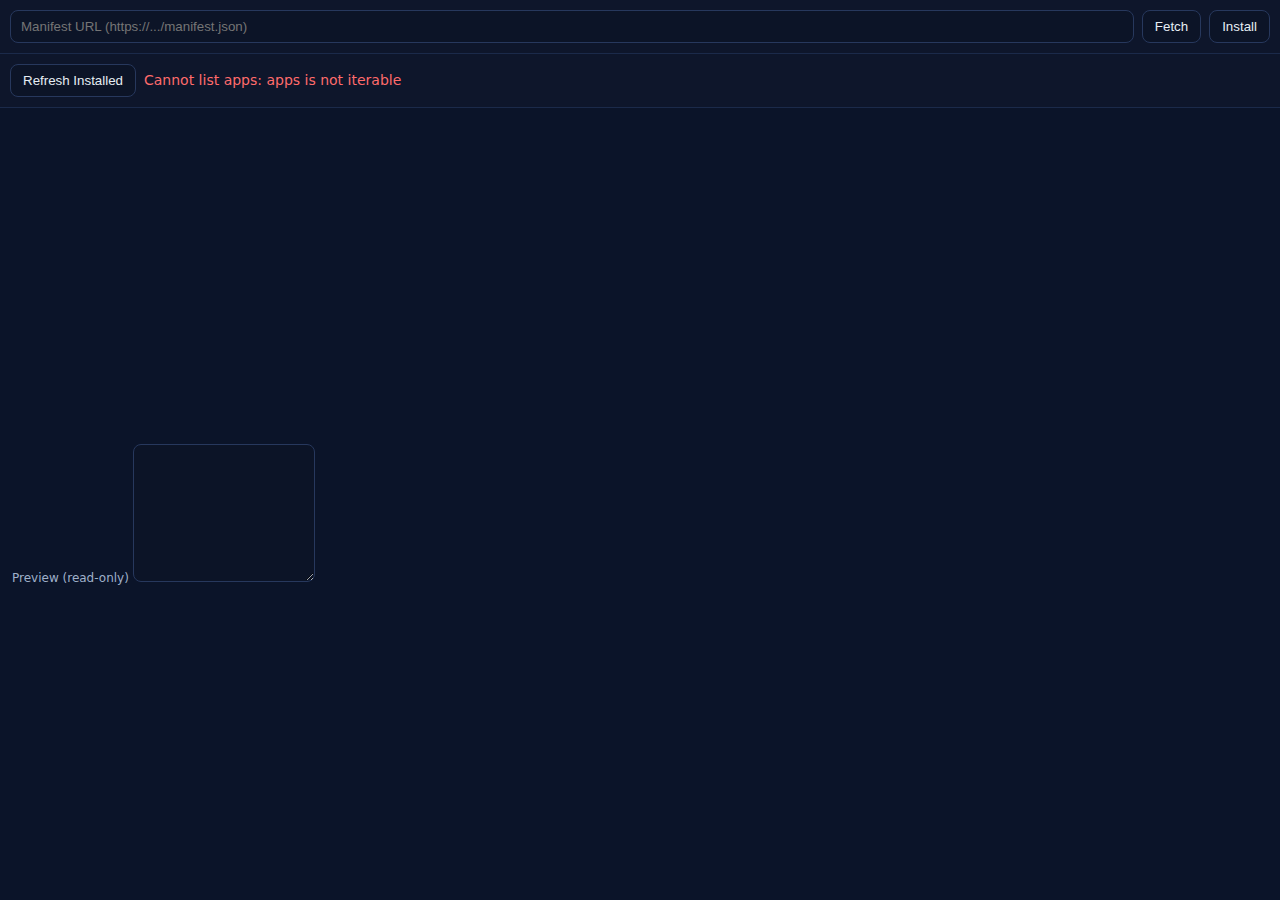
<file: webOS/apps/appstore/index.html>
<!-- /apps/appstore/index.html -->
<!doctype html>
<html lang="en">
<head>
  <meta charset="utf-8"/>
  <meta name="viewport" content="width=device-width,initial-scale=1"/>
  <title>App Store</title>
  <style>
    :root { color-scheme: dark; }
    html,body { height: 100%; }
    body { margin: 0; background:#0b1429; color:#e6edf3; font:14px/1.4 system-ui,-apple-system,Segoe UI,Roboto,Ubuntu; display:grid; grid-template-rows:auto auto 1fr; }
    header, .actions { display:flex; gap:8px; padding:10px; border-bottom:1px solid #1b2a4a; background:#0e162b; align-items:center; }
    input[type="url"], textarea { flex:1; min-width: 160px; padding:8px 10px; background:#0c1427; border:1px solid #27385d; border-radius:8px; color:#e6edf3; }
    button { padding:8px 12px; border-radius:8px; border:1px solid #27385d; background:#0c1427; color:#e6edf3; cursor:pointer; }
    main { display:grid; grid-template-columns: 1fr; min-height: 0; }
    .grid { display:grid; grid-template-columns: repeat(auto-fill,minmax(240px,1fr)); gap:12px; padding:12px; overflow:auto; }
    .card { border:1px solid #223255; border-radius:12px; padding:12px; background:#0c1324; display:grid; gap:8px; }
    .row { display:flex; gap:8px; align-items:center; }
    .row img { width:24px; height:24px; }
    .muted { color:#9fb0c9; font-size:12px; }
    .ok { color:#2bd4bd; }
    .err { color:#ff6b6b; }
    .badge { font-size:11px; color:#cbd5e1; background:#1a284a; border:1px solid #2a3e6e; padding:2px 6px; border-radius:999px; }
    textarea { height: 120px; font: 12px/1.4 ui-monospace,SFMono-Regular,Consolas,Menlo,monospace; }
  </style>
</head>
<body>
  <header>
    <input id="url" type="url" placeholder="Manifest URL (https://.../manifest.json)" />
    <button id="fetch">Fetch</button>
    <button id="install" disabled>Install</button>
  </header>

  <div class="actions">
    <button id="refresh">Refresh Installed</button>
    <span id="status" class="muted">Ready</span>
  </div>

  <main>
    <div class="grid" id="installed"></div>
    <div style="padding:12px;">
      <label class="muted">Preview (read-only)</label>
      <textarea id="preview" readonly></textarea>
    </div>
  </main>

  <script>
    function osCall(method, params) {
      return new Promise((resolve, reject) => {
        const id = crypto.randomUUID();
        const handler = (ev) => {
          const msg = ev.data;
          if (!msg || msg.type !== 'OS_RPC' || msg.id !== id) return;
          window.removeEventListener('message', handler);
          if (msg.error) reject(msg.error); else resolve(msg.result);
        };
        window.addEventListener('message', handler);
        window.parent.postMessage({ type:'OS_RPC', id, method, params, role:'app->os' }, '*');
        setTimeout(() => { window.removeEventListener('message', handler); reject({code:'ETIMEDOUT'}); }, 7000);
      });
    }

    const el = {
      url: document.getElementById('url'),
      fetchBtn: document.getElementById('fetch'),
      installBtn: document.getElementById('install'),
      refreshBtn: document.getElementById('refresh'),
      installed: document.getElementById('installed'),
      status: document.getElementById('status'),
      preview: document.getElementById('preview'),
    };

    let currentManifest = null;

    function setStatus(text, cls='muted') {
      el.status.className = cls; el.status.textContent = text;
    }

    function validateManifest(m) {
      const req = ['id','name','icon','entryUrl','permissions'];
      for (const k of req) if (!m || !(k in m)) throw new Error(`Missing "${k}"`);
      if (!Array.isArray(m.permissions)) throw new Error('"permissions" must be array');
    }

    async function fetchManifest() {
      const url = el.url.value.trim();
      if (!url) return setStatus('Enter a manifest URL', 'err');
      try {
        setStatus('Fetching manifest…');
        const res = await fetch(url, { cache: 'no-store' });
        if (!res.ok) throw new Error('HTTP '+res.status);
        const m = await res.json();
        validateManifest(m);
        currentManifest = m;
        el.preview.value = JSON.stringify(m, null, 2);
        el.installBtn.disabled = false;
        setStatus('Manifest ready', 'ok');
      } catch (e) {
        currentManifest = null;
        el.preview.value = '';
        el.installBtn.disabled = true;
        setStatus('Fetch failed: '+ (e.message || e.code || e), 'err');
      }
    }

    async function installCurrent() {
      if (!currentManifest) return;
      try {
        await osCall('registry.install', { manifest: currentManifest });
        setStatus('Installed "'+currentManifest.name+'"', 'ok');
        await loadInstalled();
      } catch (e) {
        setStatus('Install failed: ' + (e.message || e.code || e), 'err');
      }
    }

    function renderInstalled(apps) {
      el.installed.innerHTML = '';
      for (const app of apps) {
        const card = document.createElement('div');
        card.className = 'card';
        card.innerHTML = `
          <div class="row">
            <img alt="" src="${app.icon}"/>
            <strong>${app.name}</strong>
            ${app._builtin ? '<span class="badge">builtin</span>' : ''}
          </div>
          <div class="muted">${app.description || ''}</div>
          <div class="row">
            <span class="muted">id:</span><code>${app.id}</code>
          </div>
          <div class="row" style="gap:6px; flex-wrap: wrap;">
            ${(app.permissions||[]).map(p=>`<span class="badge">${p}</span>`).join('')}
          </div>
          <div class="row" style="justify-content: space-between;">
            <button data-launch>Launch</button>
            ${app._builtin ? '' : '<button data-uninstall>Uninstall</button>'}
          </div>
        `;
        card.querySelector('[data-launch]').onclick = () => window.parent.postMessage({ type:'LAUNCH', appId: app.id }, '*');
        if (!app._builtin) {
          card.querySelector('[data-uninstall]').onclick = async () => {
            try {
              await osCall('registry.uninstall', { appId: app.id });
              setStatus('Uninstalled "'+app.name+'"', 'ok');
              await loadInstalled();
            } catch (e) {
              setStatus('Uninstall failed: ' + (e.message || e.code || e), 'err');
            }
          };
        }
        el.installed.appendChild(card);
      }
    }

    async function loadInstalled() {
      try {
        const apps = await osCall('registry.list');
        renderInstalled(apps);
      } catch (e) {
        setStatus('Cannot list apps: ' + (e.message || e.code || e), 'err');
      }
    }

    // allow quick launch from within store
    window.addEventListener('message', (ev) => {
      const msg = ev.data;
      if (msg && msg.type === 'OS_LAUNCH') {
        // reserved for future
      }
    });

    el.fetchBtn.onclick = fetchManifest;
    el.installBtn.onclick = installCurrent;
    el.refreshBtn.onclick = loadInstalled;

    (async () => { await loadInstalled(); })();
  </script>
</body>
</html>
</file>
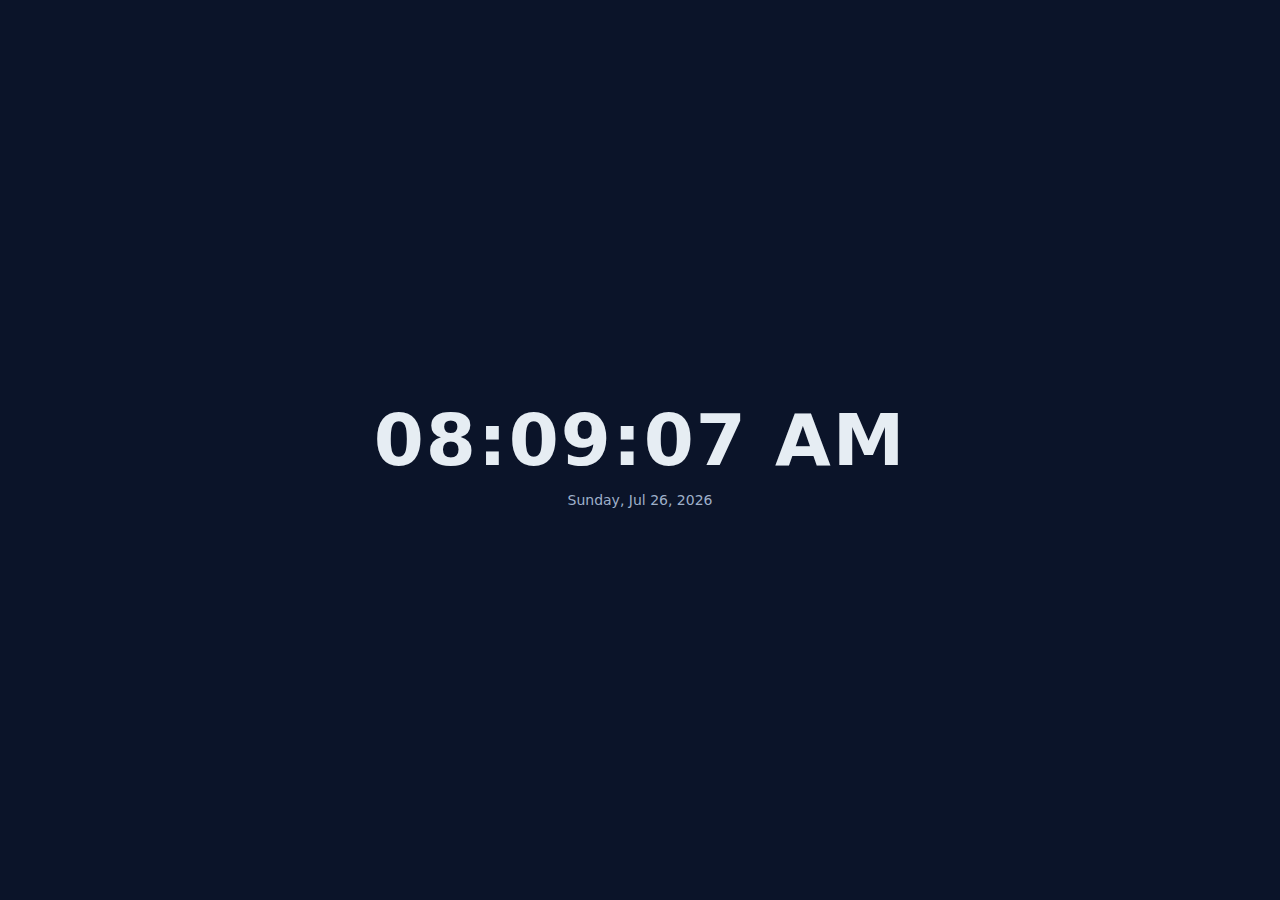
<file: webOS/apps/clock/index.html>
<!-- /apps/clock/index.html -->
<!doctype html>
<html lang="en">
<head>
  <meta charset="utf-8"/>
  <meta name="viewport" content="width=device-width,initial-scale=1"/>
  <title>Clock</title>
  <style>
    :root { color-scheme: dark; }
    html,body { height: 100%; }
    body { margin: 0; display: grid; place-content: center; background: #0b1429; color: #e6edf3; font: 14px/1.4 system-ui, -apple-system, Segoe UI, Roboto, Ubuntu; }
    .clock { font-size: 72px; font-weight: 800; letter-spacing: 2px; }
    .date { text-align: center; color: #9fb0c9; }
  </style>
</head>
<body>
  <div class="clock" id="time">--:--</div>
  <div class="date" id="date">--</div>
  <script>
    const time = document.getElementById('time');
    const date = document.getElementById('date');
    function tick() {
      const d = new Date();
      time.textContent = d.toLocaleTimeString([], { hour: '2-digit', minute: '2-digit', second: '2-digit' });
      date.textContent = d.toLocaleDateString([], { weekday:'long', month:'short', day:'numeric', year:'numeric' });
    }
    setInterval(tick, 250); tick();
  </script>
</body>
</html>
</file>
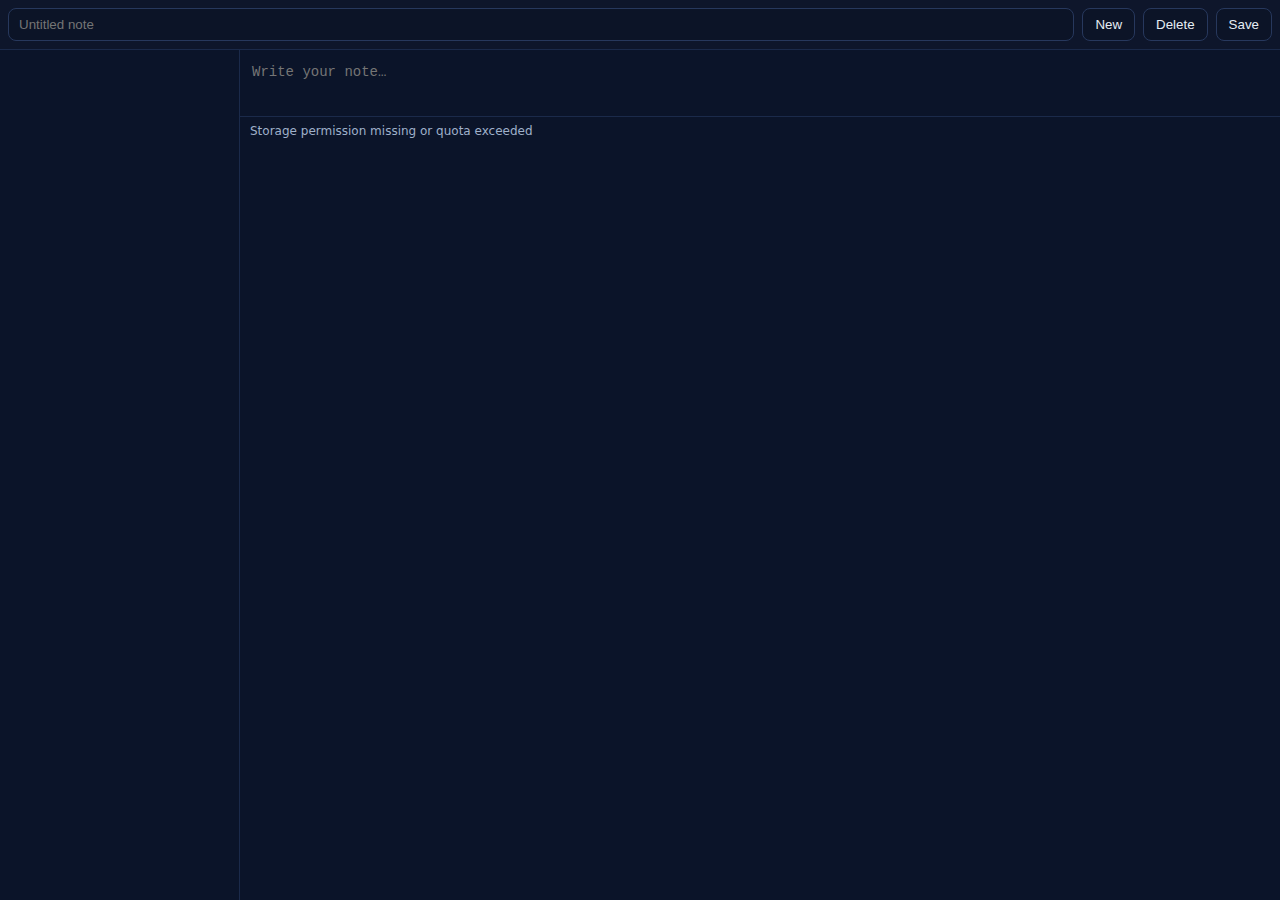
<file: webOS/apps/notes/index.html>
<!-- /apps/notes/index.html -->
<!doctype html>
<html lang="en">
<head>
  <meta charset="utf-8"/>
  <meta name="viewport" content="width=device-width,initial-scale=1"/>
  <title>Notes</title>
  <style>
    :root { color-scheme: dark; }
    html,body { height: 100%; }
    body { margin: 0; background:#0b1429; color:#e6edf3; font:14px/1.4 system-ui,-apple-system,Segoe UI,Roboto,Ubuntu; display:grid; grid-template-rows:auto 1fr; }
    header { display:flex; gap:8px; padding:8px; border-bottom:1px solid #1b2a4a; background:#0e162b; }
    header input { flex:1; min-width: 120px; padding:8px 10px; background:#0c1427; border:1px solid #27385d; border-radius:8px; color:#e6edf3; }
    header button { padding:8px 12px; border-radius:8px; border:1px solid #27385d; background:#0c1427; color:#e6edf3; cursor:pointer; }
    main { display:grid; grid-template-columns: 240px 1fr; min-height: 0; }
    .list { border-right:1px solid #1b2a4a; overflow:auto; }
    .list-item { padding:10px 12px; border-bottom:1px solid #142243; cursor:pointer; }
    .list-item.active { background:#0f1a33; }
    .editor { display:grid; grid-template-rows:auto 1fr; min-width: 0; }
    .editor textarea { width:100%; height:100%; padding:12px; border:0; resize:none; background:#0b1429; color:#e6edf3; font: 14px/1.5 ui-monospace,SFMono-Regular,Consolas,Menlo,monospace; }
    .status { padding:6px 10px; color:#9fb0c9; font-size:12px; border-top:1px solid #1b2a4a; }
  </style>
</head>
<body>
  <header>
    <input id="title" placeholder="Untitled note" />
    <button id="new">New</button>
    <button id="del">Delete</button>
    <button id="save">Save</button>
  </header>
  <main>
    <div class="list" id="list"></div>
    <div class="editor">
      <textarea id="text" placeholder="Write your note…"></textarea>
      <div class="status" id="status">Ready</div>
    </div>
  </main>

  <script>
    // Minimal RPC helper for OS_API
    function osCall(method, params) {
      return new Promise((resolve, reject) => {
        const id = crypto.randomUUID();
        const handler = (ev) => {
          const msg = ev.data;
          if (!msg || msg.type !== 'OS_RPC' || msg.id !== id) return;
          window.removeEventListener('message', handler);
          if (msg.error) reject(msg.error); else resolve(msg.result);
        };
        window.addEventListener('message', handler);
        window.parent.postMessage({ type:'OS_RPC', id, method, params, role:'app->os' }, '*');
        setTimeout(() => { window.removeEventListener('message', handler); reject({code:'ETIMEDOUT'}); }, 5000);
      });
    }

    const el = {
      list: document.getElementById('list'),
      title: document.getElementById('title'),
      text: document.getElementById('text'),
      status: document.getElementById('status'),
      newBtn: document.getElementById('new'),
      delBtn: document.getElementById('del'),
      saveBtn: document.getElementById('save'),
    };

    let currentKey = null;
    let notes = [];

    function setStatus(msg) { el.status.textContent = msg; }

    async function loadList() {
      notes = await osCall('storage.list');
      renderList();
    }

    function renderList() {
      el.list.innerHTML = '';
      for (const key of notes) {
        const div = document.createElement('div');
        div.className = 'list-item' + (key === currentKey ? ' active':'');
        div.textContent = key;
        div.onclick = () => openNote(key);
        el.list.appendChild(div);
      }
    }

    async function openNote(key) {
      const data = await osCall('storage.get', { key, fallback: { title:'', text:'' } });
      currentKey = key;
      el.title.value = data.title || '';
      el.text.value = data.text || '';
      renderList();
      setStatus('Opened "' + key + '"');
    }

    async function saveNote() {
      const title = el.title.value.trim() || 'Untitled';
      const text = el.text.value;
      const key = currentKey || (title + ' ' + new Date().toISOString().slice(0,10));
      await osCall('storage.set', { key, value: { title, text, updated: Date.now() } });
      if (!notes.includes(key)) notes.push(key);
      currentKey = key;
      renderList();
      setStatus('Saved "' + key + '"');
    }

    async function deleteNote() {
      if (!currentKey) return;
      await osCall('storage.remove', { key: currentKey });
      notes = notes.filter(k => k !== currentKey);
      currentKey = null;
      el.title.value = ''; el.text.value = '';
      renderList();
      setStatus('Deleted');
    }

    // UI actions
    el.newBtn.onclick = () => { currentKey = null; el.title.value=''; el.text.value=''; renderList(); setStatus('New note'); };
    el.delBtn.onclick = () => deleteNote();
    el.saveBtn.onclick = () => saveNote();

    // Autosave
    let t;
    el.text.addEventListener('input', () => { clearTimeout(t); t = setTimeout(saveNote, 600); });

    // Init
    (async () => {
      try { await loadList(); } catch (e) { setStatus('Storage permission missing or quota exceeded'); }
    })();
  </script>
</body>
</html>
</file>
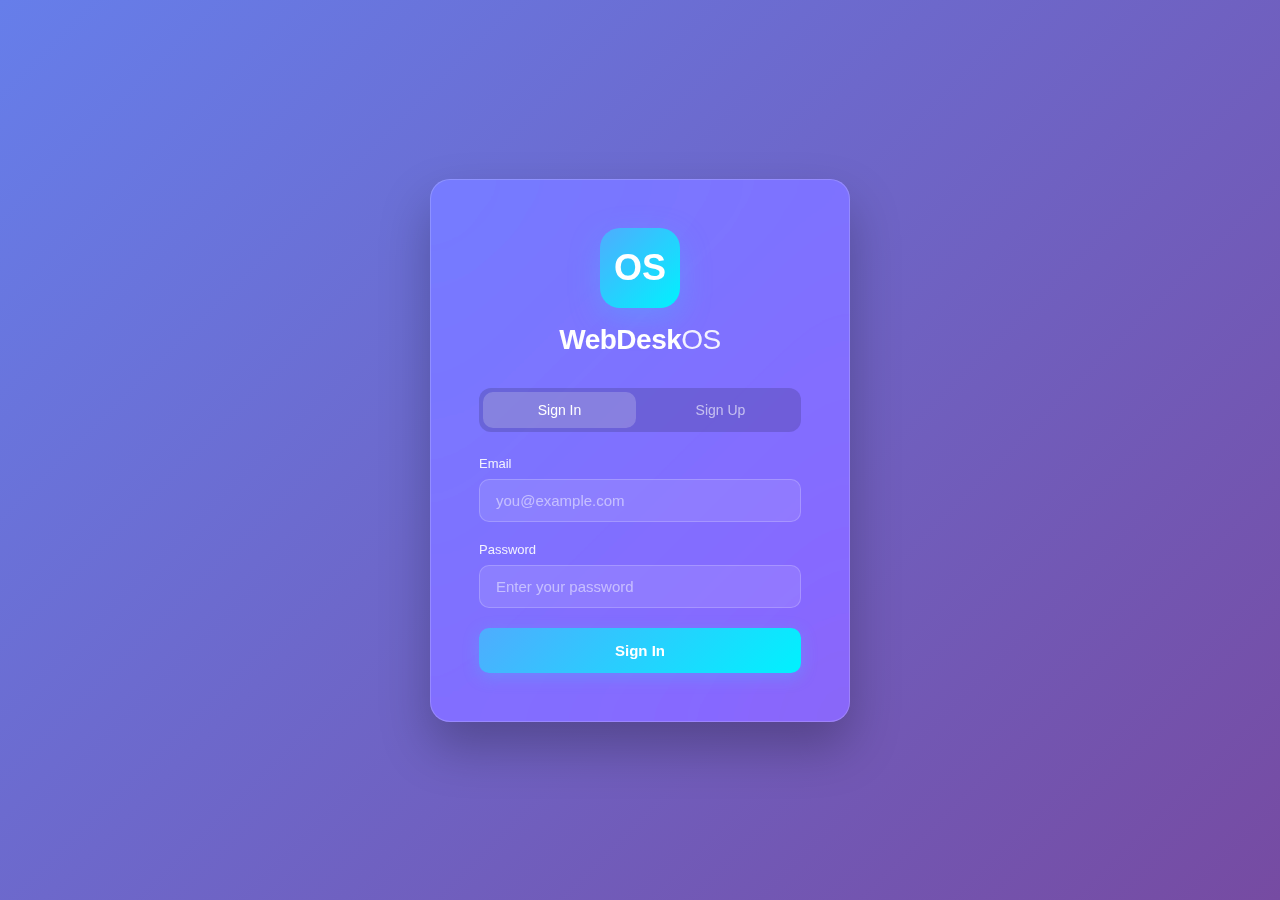
<file: webOS/auth.html>
<!doctype html>
<html lang="en">
<head>
  <meta charset="utf-8" />
  <meta name="viewport" content="width=device-width,initial-scale=1" />
  <title>Welcome to WebDesk OS</title>
  <link rel="icon" href="data:image/svg+xml,%3Csvg xmlns='http://www.w3.org/2000/svg' width='64' height='64'%3E%3Crect width='100%25' height='100%25' fill='%230b5fff'/%3E%3Ctext x='50%25' y='55%25' font-size='36' text-anchor='middle' fill='white'%3EOS%3C/text%3E%3C/svg%3E">
  <style>
    * { box-sizing: border-box; }
    html, body { height: 100%; margin: 0; }
    body {
      font-family: -apple-system, BlinkMacSystemFont, "SF Pro Display", "Segoe UI", Roboto, Helvetica, Arial, sans-serif;
      background: linear-gradient(135deg, #667eea 0%, #764ba2 100%);
      display: flex;
      align-items: center;
      justify-content: center;
      color: #fff;
    }

    .login-container {
      width: 420px;
      padding: 48px;
      background: rgba(255, 255, 255, 0.12);
      backdrop-filter: blur(40px) saturate(180%);
      border-radius: 20px;
      border: 1px solid rgba(255, 255, 255, 0.18);
      box-shadow: 0 25px 50px rgba(0, 0, 0, 0.25);
    }

    .logo {
      text-align: center;
      margin-bottom: 32px;
    }

    .logo-icon {
      width: 80px;
      height: 80px;
      margin: 0 auto 16px;
      background: linear-gradient(135deg, #4facfe 0%, #00f2fe 100%);
      border-radius: 20px;
      display: flex;
      align-items: center;
      justify-content: center;
      font-size: 36px;
      font-weight: 700;
      color: white;
      box-shadow: 0 10px 30px rgba(79, 172, 254, 0.4);
    }

    .logo-text {
      font-size: 28px;
      font-weight: 600;
      letter-spacing: -0.5px;
    }

    .logo-text span {
      font-weight: 300;
      opacity: 0.9;
    }

    .tabs {
      display: flex;
      gap: 8px;
      margin-bottom: 24px;
      background: rgba(0, 0, 0, 0.15);
      padding: 4px;
      border-radius: 12px;
    }

    .tab {
      flex: 1;
      padding: 10px 16px;
      border: none;
      background: transparent;
      color: rgba(255, 255, 255, 0.6);
      font-size: 14px;
      font-weight: 500;
      border-radius: 10px;
      cursor: pointer;
      transition: all 0.2s;
    }

    .tab.active {
      background: rgba(255, 255, 255, 0.2);
      color: white;
    }

    .form-group {
      margin-bottom: 20px;
    }

    label {
      display: block;
      margin-bottom: 8px;
      font-size: 13px;
      font-weight: 500;
      opacity: 0.9;
    }

    input {
      width: 100%;
      padding: 12px 16px;
      border: 1px solid rgba(255, 255, 255, 0.2);
      background: rgba(255, 255, 255, 0.1);
      border-radius: 10px;
      color: white;
      font-size: 15px;
      transition: all 0.2s;
    }

    input::placeholder {
      color: rgba(255, 255, 255, 0.5);
    }

    input:focus {
      outline: none;
      border-color: rgba(255, 255, 255, 0.4);
      background: rgba(255, 255, 255, 0.15);
    }

    button[type="submit"] {
      width: 100%;
      padding: 14px;
      border: none;
      background: linear-gradient(135deg, #4facfe 0%, #00f2fe 100%);
      color: white;
      font-size: 15px;
      font-weight: 600;
      border-radius: 10px;
      cursor: pointer;
      transition: transform 0.1s, box-shadow 0.2s;
      box-shadow: 0 4px 15px rgba(79, 172, 254, 0.4);
    }

    button[type="submit"]:hover {
      box-shadow: 0 6px 20px rgba(79, 172, 254, 0.5);
    }

    button[type="submit"]:active {
      transform: translateY(1px);
    }

    button[type="submit"]:disabled {
      opacity: 0.6;
      cursor: not-allowed;
    }

    .error-message {
      margin-top: 12px;
      padding: 12px;
      background: rgba(239, 68, 68, 0.2);
      border: 1px solid rgba(239, 68, 68, 0.3);
      border-radius: 8px;
      font-size: 13px;
      color: #fecaca;
    }

    .form-view {
      display: none;
    }

    .form-view.active {
      display: block;
    }

    .help-text {
      margin-top: 8px;
      font-size: 12px;
      opacity: 0.7;
    }
  </style>
</head>
<body>
  <div class="login-container">
    <div class="logo">
      <div class="logo-icon">OS</div>
      <div class="logo-text">WebDesk<span>OS</span></div>
    </div>

    <div class="tabs">
      <button class="tab active" data-tab="login">Sign In</button>
      <button class="tab" data-tab="register">Sign Up</button>
    </div>

    <div class="form-view active" id="login-form">
      <form id="login">
        <div class="form-group">
          <label for="login-email">Email</label>
          <input type="email" id="login-email" placeholder="you@example.com" required autocomplete="email">
        </div>
        <div class="form-group">
          <label for="login-password">Password</label>
          <input type="password" id="login-password" placeholder="Enter your password" required autocomplete="current-password">
        </div>
        <button type="submit">Sign In</button>
        <div id="login-error" class="error-message" style="display: none;"></div>
      </form>
    </div>

    <div class="form-view" id="register-form">
      <form id="register">
        <div class="form-group">
          <label for="register-username">Username</label>
          <input type="text" id="register-username" placeholder="Choose a username" required autocomplete="username">
          <div class="help-text">This will be your display name</div>
        </div>
        <div class="form-group">
          <label for="register-email">Email</label>
          <input type="email" id="register-email" placeholder="you@example.com" required autocomplete="email">
        </div>
        <div class="form-group">
          <label for="register-password">Password</label>
          <input type="password" id="register-password" placeholder="Choose a password" required autocomplete="new-password" minlength="6">
          <div class="help-text">At least 6 characters</div>
        </div>
        <button type="submit">Create Account</button>
        <div id="register-error" class="error-message" style="display: none;"></div>
      </form>
    </div>
  </div>

  <script type="module">
    import { createClient } from 'https://esm.sh/@supabase/supabase-js@2';

    const supabaseUrl = 'https://jlmyrmoxicgekuazomkg.supabase.co';
    const supabaseKey = 'eyJhbGciOiJIUzI1NiIsInR5cCI6IkpXVCJ9.eyJpc3MiOiJzdXBhYmFzZSIsInJlZiI6ImpsbXlybW94aWNnZWt1YXpvbWtnIiwicm9sZSI6ImFub24iLCJpYXQiOjE3NjEzOTA5NjIsImV4cCI6MjA3Njk2Njk2Mn0.CIW3y2eyLUyNbrGS6_Y9BS5Yqi44wnHisusQjA_Df44';
    const supabase = createClient(supabaseUrl, supabaseKey);

    const tabs = document.querySelectorAll('.tab');
    const loginFormView = document.getElementById('login-form');
    const registerFormView = document.getElementById('register-form');

    tabs.forEach(tab => {
      tab.addEventListener('click', () => {
        tabs.forEach(t => t.classList.remove('active'));
        tab.classList.add('active');

        const tabName = tab.dataset.tab;
        if (tabName === 'login') {
          loginFormView.classList.add('active');
          registerFormView.classList.remove('active');
        } else {
          loginFormView.classList.remove('active');
          registerFormView.classList.add('active');
        }
      });
    });

    async function checkSession() {
      const { data: { session } } = await supabase.auth.getSession();
      if (session) {
        window.location.href = './index.html';
      }
    }

    checkSession();

    document.getElementById('login').addEventListener('submit', async (e) => {
      e.preventDefault();
      const email = document.getElementById('login-email').value;
      const password = document.getElementById('login-password').value;
      const errorEl = document.getElementById('login-error');
      const submitBtn = e.target.querySelector('button[type="submit"]');

      errorEl.style.display = 'none';
      submitBtn.disabled = true;
      submitBtn.textContent = 'Signing in...';

      try {
        const { data, error } = await supabase.auth.signInWithPassword({
          email,
          password,
        });

        if (error) throw error;

        window.location.href = './index.html';
      } catch (error) {
        errorEl.textContent = error.message || 'Failed to sign in';
        errorEl.style.display = 'block';
        submitBtn.disabled = false;
        submitBtn.textContent = 'Sign In';
      }
    });

    document.getElementById('register').addEventListener('submit', async (e) => {
      e.preventDefault();
      const username = document.getElementById('register-username').value;
      const email = document.getElementById('register-email').value;
      const password = document.getElementById('register-password').value;
      const errorEl = document.getElementById('register-error');
      const submitBtn = e.target.querySelector('button[type="submit"]');

      errorEl.style.display = 'none';
      submitBtn.disabled = true;
      submitBtn.textContent = 'Creating account...';

      try {
        const { data: authData, error: authError } = await supabase.auth.signUp({
          email,
          password,
        });

        if (authError) throw authError;

        if (authData.user) {
          const { error: profileError } = await supabase
            .from('user_profiles')
            .insert({
              id: authData.user.id,
              username: username,
              full_name: username,
            });

          if (profileError) throw profileError;

          const { error: prefError } = await supabase
            .from('user_preferences')
            .insert({
              user_id: authData.user.id,
            });

          if (prefError) throw prefError;
        }

        window.location.href = './index.html';
      } catch (error) {
        errorEl.textContent = error.message || 'Failed to create account';
        errorEl.style.display = 'block';
        submitBtn.disabled = false;
        submitBtn.textContent = 'Create Account';
      }
    });
  </script>
</body>
</html>
</file>
